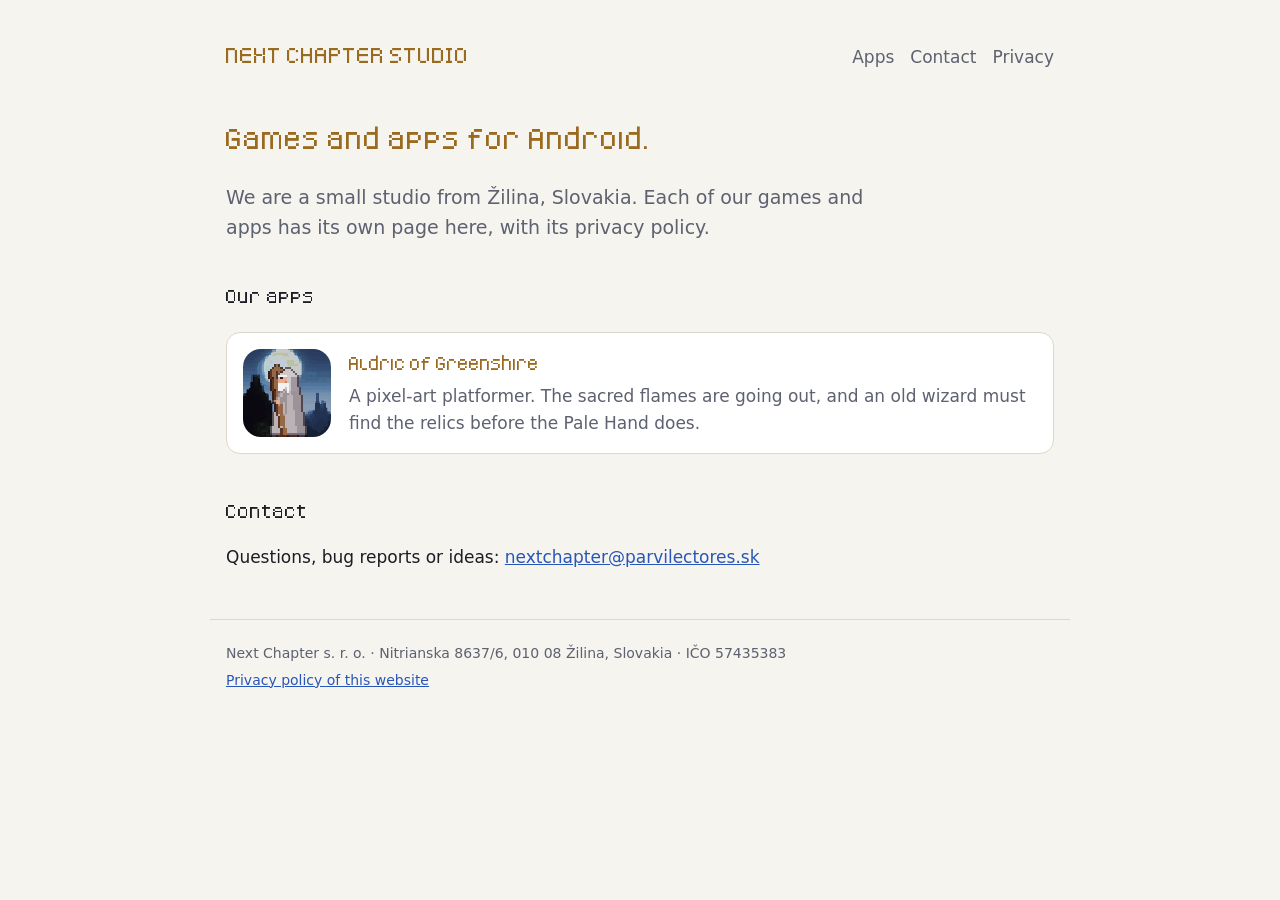
<file: index.html>
<!doctype html>
<html lang="en">
<head>
<meta charset="utf-8">
<meta name="viewport" content="width=device-width, initial-scale=1">
<title>Next Chapter Studio</title>
<meta name="description" content="Games and apps for Android by Next Chapter s. r. o., Žilina, Slovakia.">
<link rel="icon" href="aldric/icon.png">
<link rel="stylesheet" href="assets/site.css">
</head>
<body>
<header>
  <a class="brand" href="./">NEXT CHAPTER STUDIO</a>
  <nav><a href="#apps">Apps</a><a href="#contact">Contact</a><a href="privacy.html">Privacy</a></nav>
</header>
<main>
  <h1>Games and apps for Android.</h1>
  <p class="lead">We are a small studio from Žilina, Slovakia. Each of our games and apps has its own page here, with its privacy policy.</p>

  <h2 id="apps">Our apps</h2>
  <div class="apps">
    <a class="app" href="aldric/">
      <img src="aldric/icon.png" alt="Aldric of Greenshire icon">
      <div>
        <div class="name">Aldric of Greenshire</div>
        <p>A pixel-art platformer. The sacred flames are going out, and an old wizard must find the relics before the Pale Hand does.</p>
      </div>
    </a>
  </div>

  <h2 id="contact">Contact</h2>
  <p>Questions, bug reports or ideas: <a href="mailto:nextchapter@parvilectores.sk">nextchapter@parvilectores.sk</a></p>
</main>
<footer>
  <p>Next Chapter s. r. o. · Nitrianska 8637/6, 010 08 Žilina, Slovakia · IČO 57435383</p>
  <p><a href="privacy.html">Privacy policy of this website</a></p>
</footer>
</body>
</html>
</file>
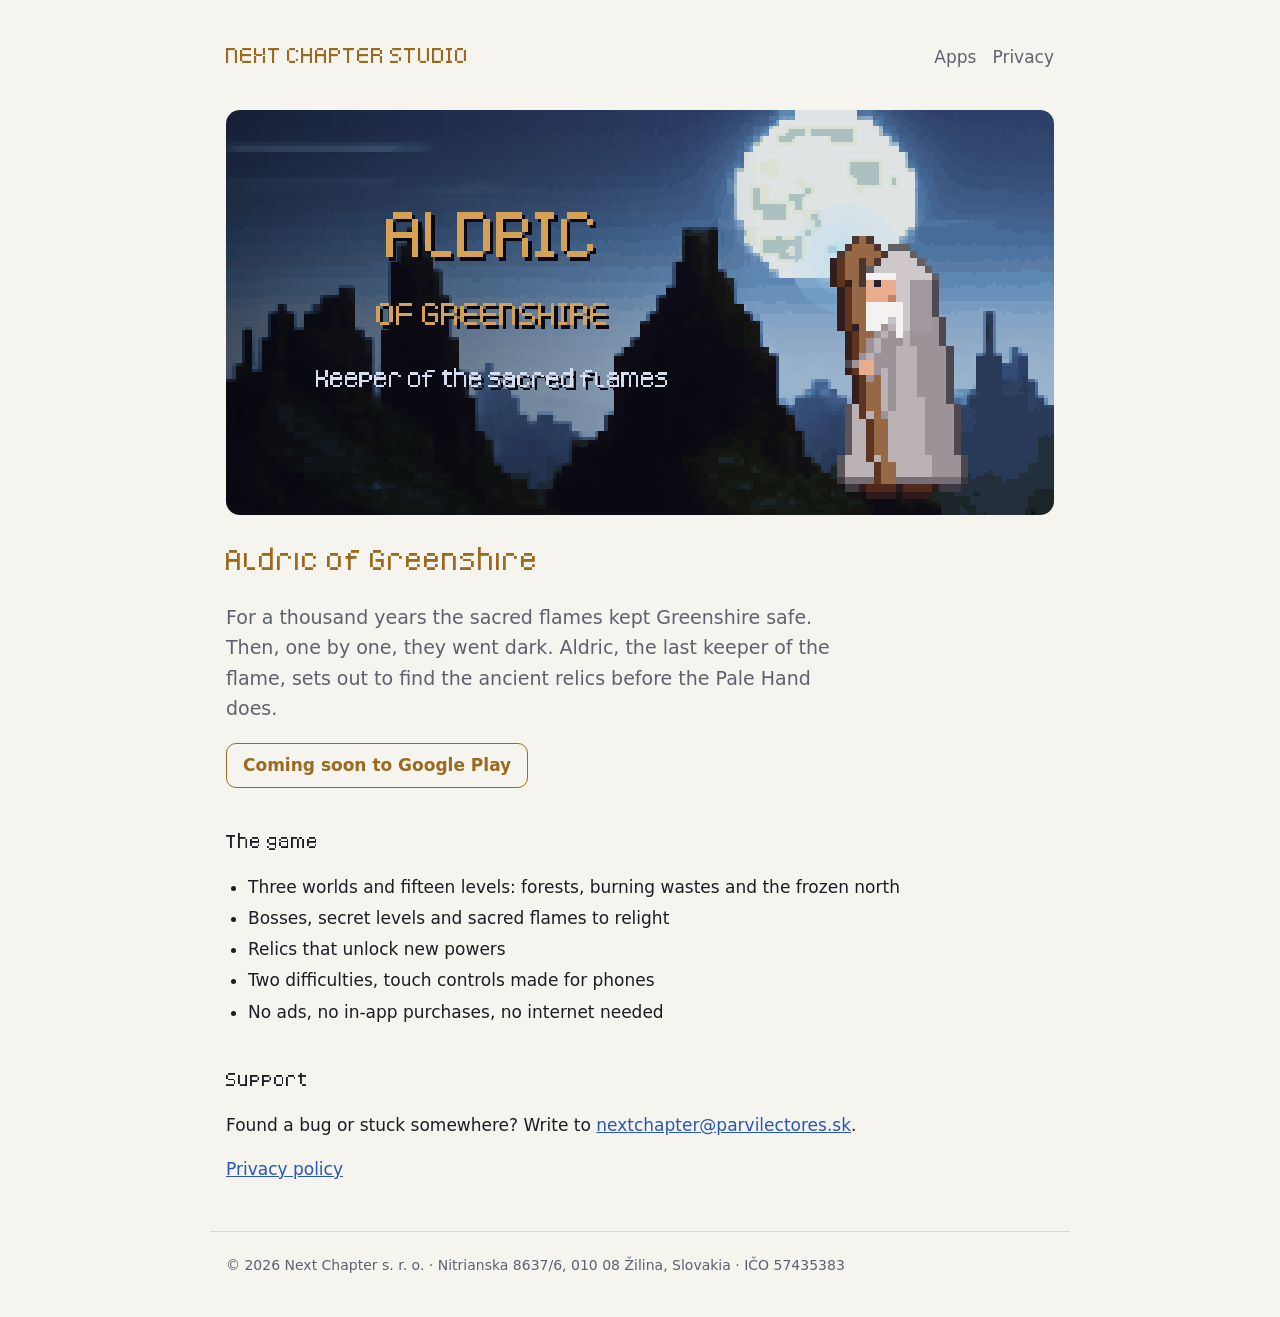
<file: aldric/index.html>
<!doctype html>
<html lang="en">
<head>
<meta charset="utf-8">
<meta name="viewport" content="width=device-width, initial-scale=1">
<title>Aldric of Greenshire</title>
<meta name="description" content="Aldric of Greenshire: a pixel-art platformer for Android by Next Chapter Studio.">
<link rel="icon" href="icon.png">
<link rel="stylesheet" href="../assets/site.css">
</head>
<body>
<header>
  <a class="brand" href="../">NEXT CHAPTER STUDIO</a>
  <nav><a href="../#apps">Apps</a><a href="privacy.html">Privacy</a></nav>
</header>
<main>
  <img class="banner" src="banner.png" alt="Aldric of Greenshire: an old wizard with a glowing staff under the moon">
  <h1>Aldric of Greenshire</h1>
  <p class="lead">For a thousand years the sacred flames kept Greenshire safe. Then, one by one, they went dark. Aldric, the last keeper of the flame, sets out to find the ancient relics before the Pale Hand does.</p>
  <p><span class="badge">Coming soon to Google Play</span></p>

  <h2>The game</h2>
  <ul>
    <li>Three worlds and fifteen levels: forests, burning wastes and the frozen north</li>
    <li>Bosses, secret levels and sacred flames to relight</li>
    <li>Relics that unlock new powers</li>
    <li>Two difficulties, touch controls made for phones</li>
    <li>No ads, no in-app purchases, no internet needed</li>
  </ul>

  <h2>Support</h2>
  <p>Found a bug or stuck somewhere? Write to <a href="mailto:nextchapter@parvilectores.sk">nextchapter@parvilectores.sk</a>.</p>
  <p><a href="privacy.html">Privacy policy</a></p>
</main>
<footer>
  <p>© 2026 Next Chapter s. r. o. · Nitrianska 8637/6, 010 08 Žilina, Slovakia · IČO 57435383</p>
</footer>
</body>
</html>
</file>
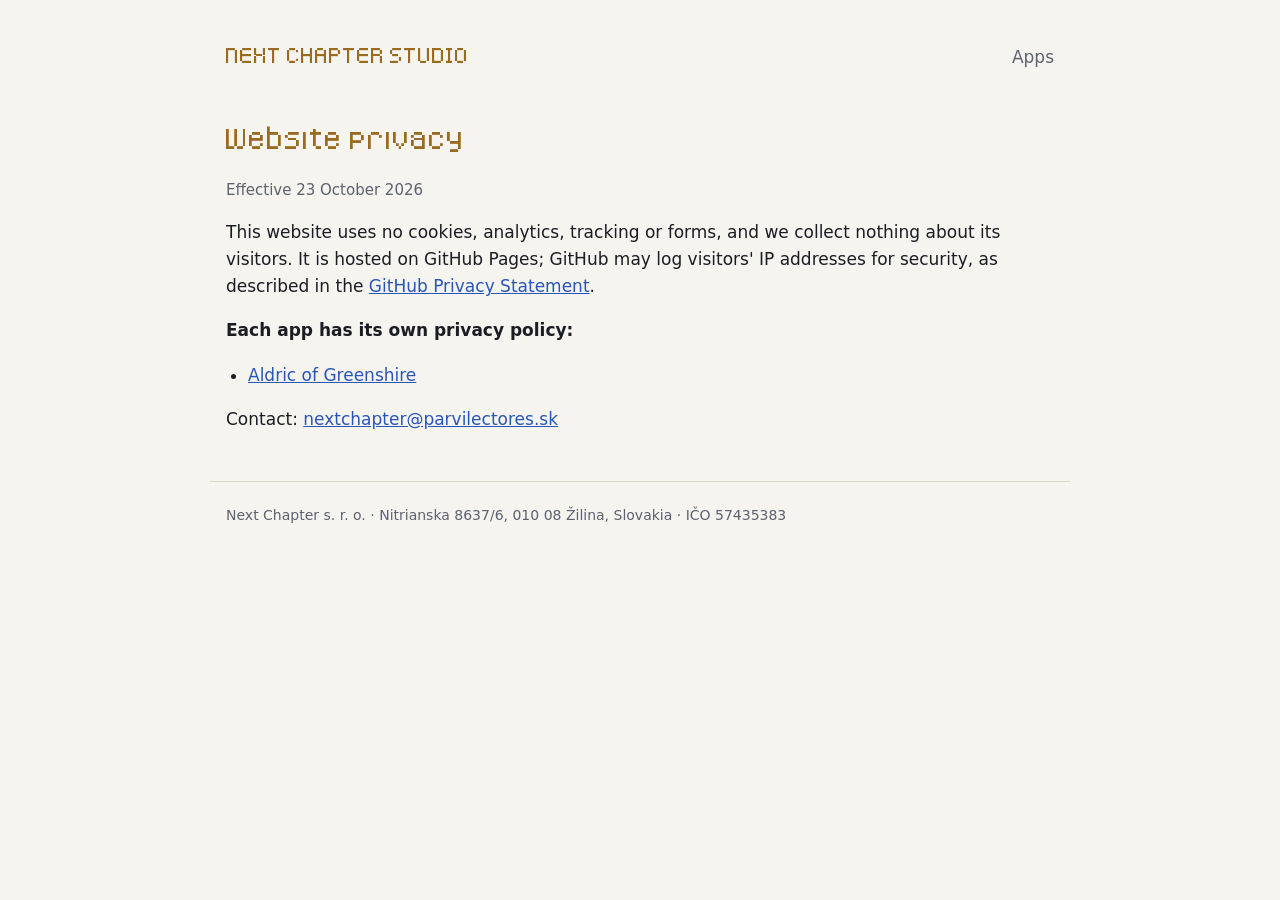
<file: privacy.html>
<!doctype html>
<html lang="en">
<head>
<meta charset="utf-8">
<meta name="viewport" content="width=device-width, initial-scale=1">
<title>Next Chapter Studio: Website Privacy</title>
<meta name="description" content="Privacy of the Next Chapter Studio website. Each app has its own privacy policy.">
<link rel="icon" href="aldric/icon.png">
<link rel="stylesheet" href="assets/site.css">
</head>
<body>
<header>
  <a class="brand" href="./">NEXT CHAPTER STUDIO</a>
  <nav><a href="./#apps">Apps</a></nav>
</header>
<main>
  <h1>Website privacy</h1>
  <p class="meta">Effective 23 October 2026</p>
  <p>This website uses no cookies, analytics, tracking or forms, and we collect nothing about its visitors. It is hosted on GitHub Pages; GitHub may log visitors' IP addresses for security, as described in the <a href="https://docs.github.com/site-policy/privacy-policies/github-general-privacy-statement">GitHub Privacy Statement</a>.</p>
  <p><strong>Each app has its own privacy policy:</strong></p>
  <ul>
    <li><a href="aldric/privacy.html">Aldric of Greenshire</a></li>
  </ul>
  <p>Contact: <a href="mailto:nextchapter@parvilectores.sk">nextchapter@parvilectores.sk</a></p>
</main>
<footer>
  <p>Next Chapter s. r. o. · Nitrianska 8637/6, 010 08 Žilina, Slovakia · IČO 57435383</p>
</footer>
</body>
</html>
</file>
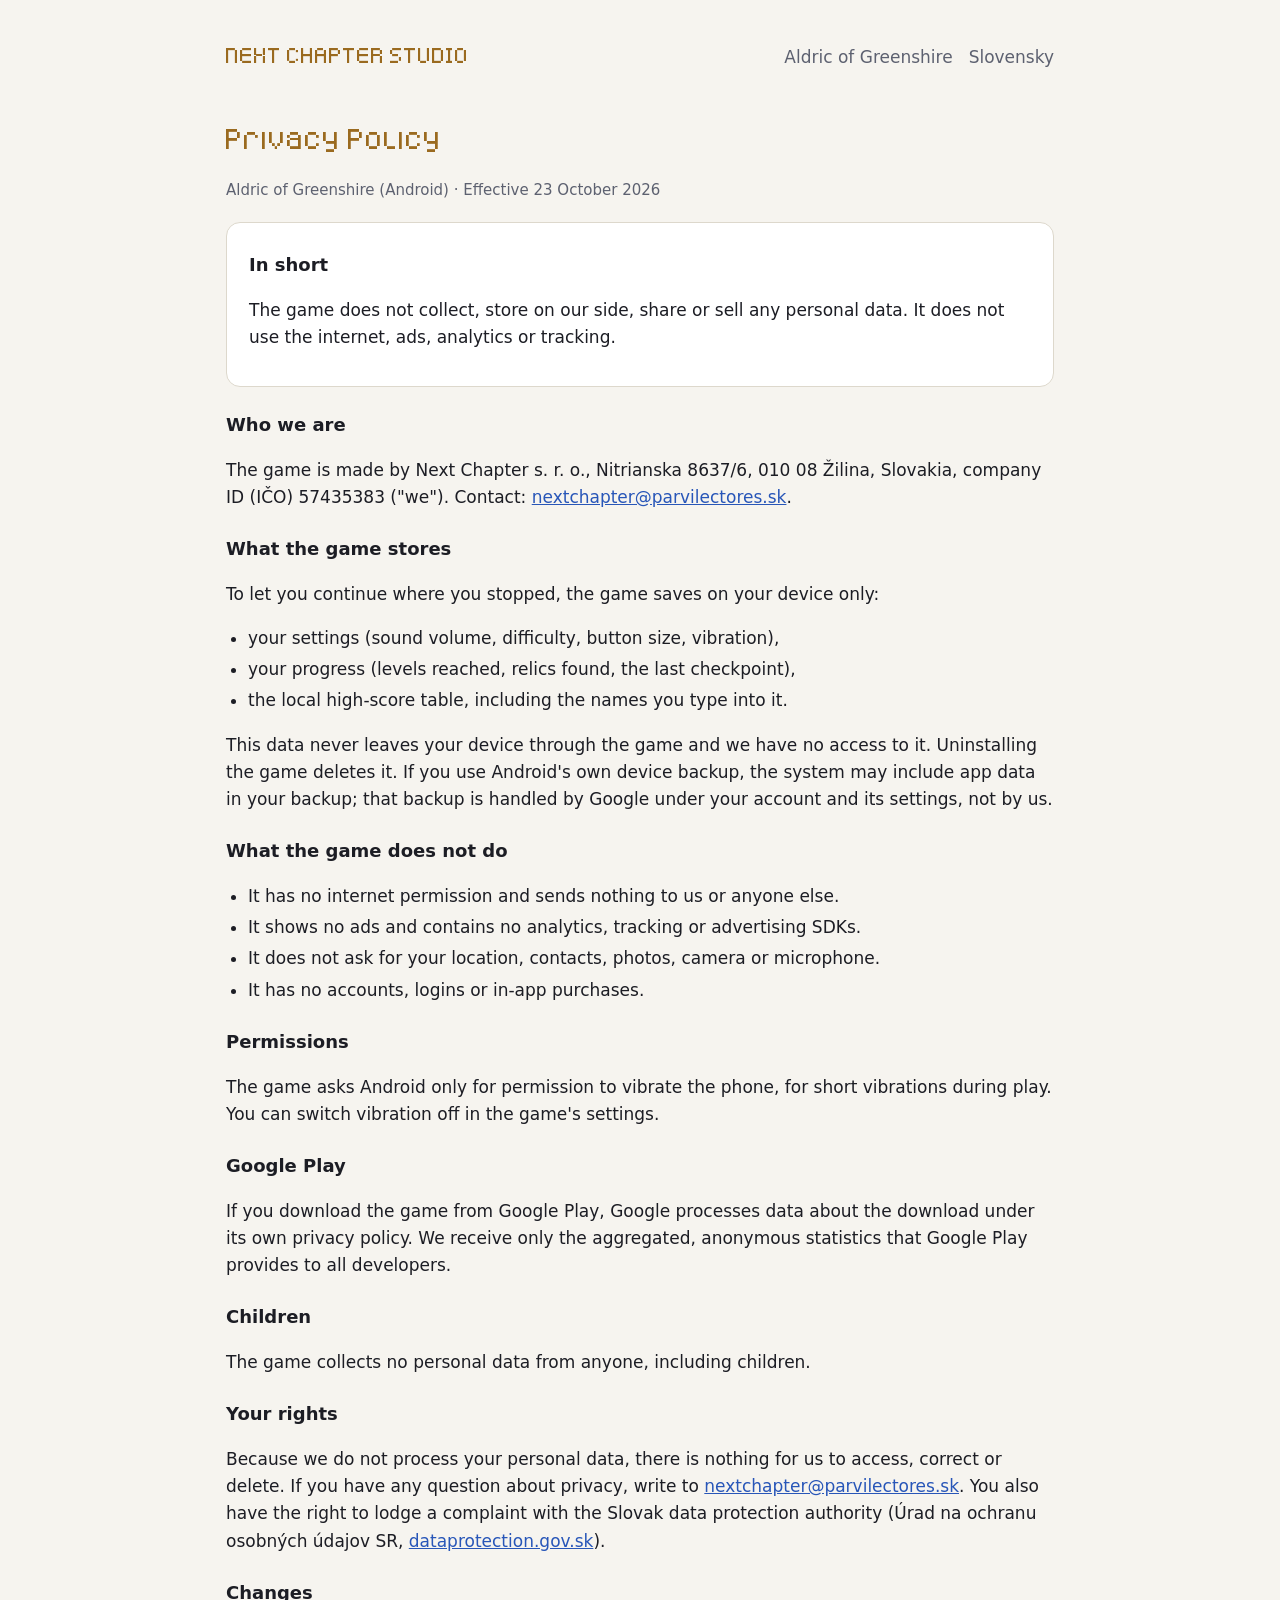
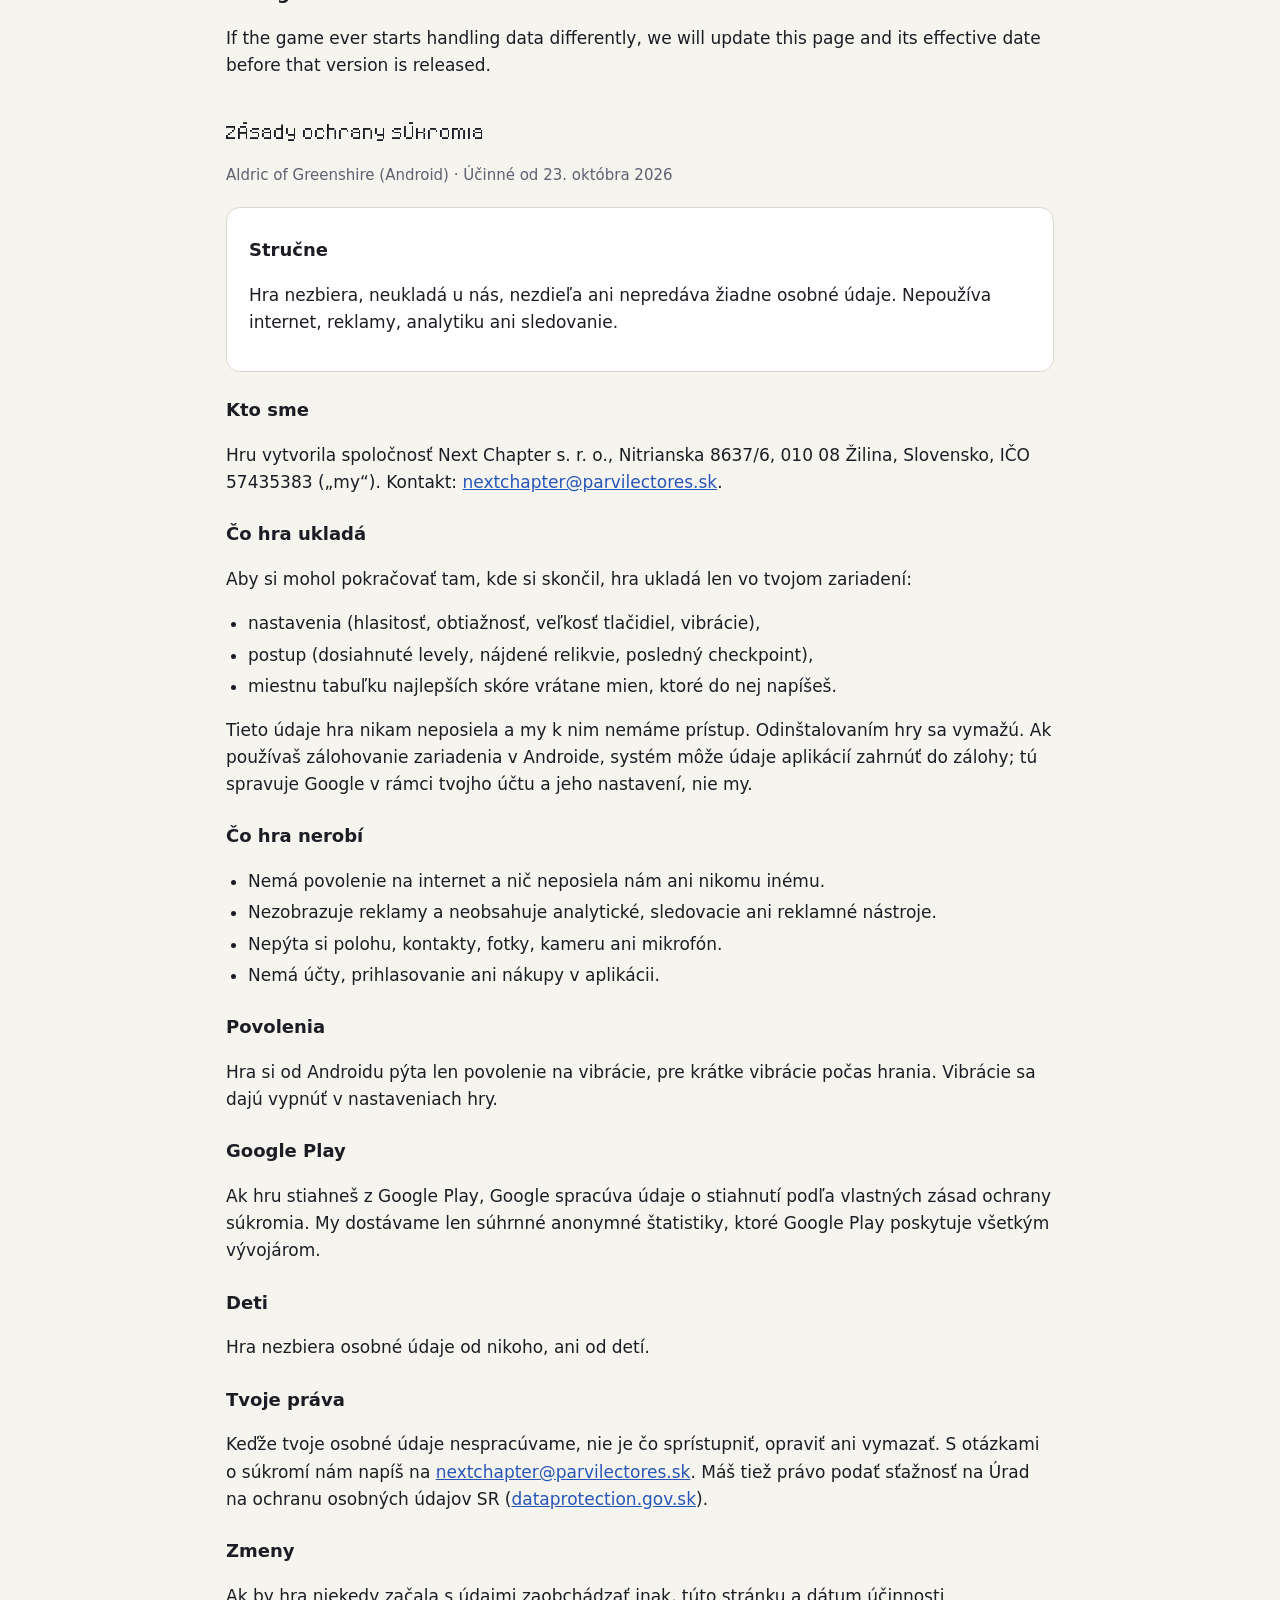
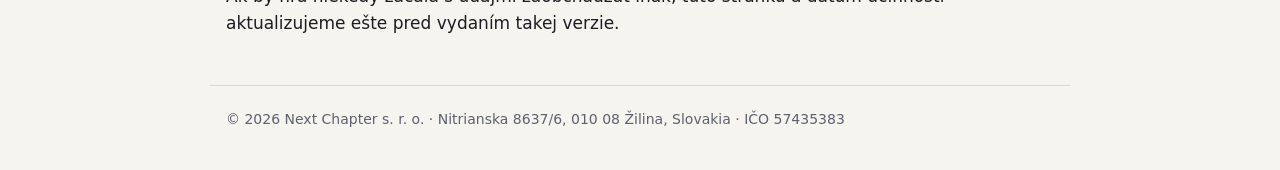
<file: aldric/privacy.html>
<!doctype html>
<html lang="en">
<head>
<meta charset="utf-8">
<meta name="viewport" content="width=device-width, initial-scale=1">
<title>Aldric of Greenshire: Privacy Policy</title>
<meta name="description" content="Privacy policy of the Android game Aldric of Greenshire. The game collects no personal data.">
<link rel="icon" href="icon.png">
<link rel="stylesheet" href="../assets/site.css">
</head>
<body>
<header>
  <a class="brand" href="../">NEXT CHAPTER STUDIO</a>
  <nav><a href="./">Aldric of Greenshire</a><a href="#sk">Slovensky</a></nav>
</header>
<main>
  <h1>Privacy Policy</h1>
  <p class="meta">Aldric of Greenshire (Android) · Effective 23 October 2026</p>

  <div class="panel">
    <h3>In short</h3>
    <p>The game does not collect, store on our side, share or sell any personal data. It does not use the internet, ads, analytics or tracking.</p>
  </div>

  <h3>Who we are</h3>
  <p>The game is made by Next Chapter s. r. o., Nitrianska 8637/6, 010 08 Žilina, Slovakia, company ID (IČO) 57435383 ("we"). Contact: <a href="mailto:nextchapter@parvilectores.sk">nextchapter@parvilectores.sk</a>.</p>

  <h3>What the game stores</h3>
  <p>To let you continue where you stopped, the game saves on your device only:</p>
  <ul>
    <li>your settings (sound volume, difficulty, button size, vibration),</li>
    <li>your progress (levels reached, relics found, the last checkpoint),</li>
    <li>the local high-score table, including the names you type into it.</li>
  </ul>
  <p>This data never leaves your device through the game and we have no access to it. Uninstalling the game deletes it. If you use Android's own device backup, the system may include app data in your backup; that backup is handled by Google under your account and its settings, not by us.</p>

  <h3>What the game does not do</h3>
  <ul>
    <li>It has no internet permission and sends nothing to us or anyone else.</li>
    <li>It shows no ads and contains no analytics, tracking or advertising SDKs.</li>
    <li>It does not ask for your location, contacts, photos, camera or microphone.</li>
    <li>It has no accounts, logins or in-app purchases.</li>
  </ul>

  <h3>Permissions</h3>
  <p>The game asks Android only for permission to vibrate the phone, for short vibrations during play. You can switch vibration off in the game's settings.</p>

  <h3>Google Play</h3>
  <p>If you download the game from Google Play, Google processes data about the download under its own privacy policy. We receive only the aggregated, anonymous statistics that Google Play provides to all developers.</p>

  <h3>Children</h3>
  <p>The game collects no personal data from anyone, including children.</p>

  <h3>Your rights</h3>
  <p>Because we do not process your personal data, there is nothing for us to access, correct or delete. If you have any question about privacy, write to <a href="mailto:nextchapter@parvilectores.sk">nextchapter@parvilectores.sk</a>. You also have the right to lodge a complaint with the Slovak data protection authority (Úrad na ochranu osobných údajov SR, <a href="https://dataprotection.gov.sk">dataprotection.gov.sk</a>).</p>

  <h3>Changes</h3>
  <p>If the game ever starts handling data differently, we will update this page and its effective date before that version is released.</p>

  <h2 id="sk" lang="sk">Zásady ochrany súkromia</h2>
  <div lang="sk">
  <p class="meta">Aldric of Greenshire (Android) · Účinné od 23. októbra 2026</p>

  <div class="panel">
    <h3>Stručne</h3>
    <p>Hra nezbiera, neukladá u nás, nezdieľa ani nepredáva žiadne osobné údaje. Nepoužíva internet, reklamy, analytiku ani sledovanie.</p>
  </div>

  <h3>Kto sme</h3>
  <p>Hru vytvorila spoločnosť Next Chapter s. r. o., Nitrianska 8637/6, 010 08 Žilina, Slovensko, IČO 57435383 („my“). Kontakt: <a href="mailto:nextchapter@parvilectores.sk">nextchapter@parvilectores.sk</a>.</p>

  <h3>Čo hra ukladá</h3>
  <p>Aby si mohol pokračovať tam, kde si skončil, hra ukladá len vo tvojom zariadení:</p>
  <ul>
    <li>nastavenia (hlasitosť, obtiažnosť, veľkosť tlačidiel, vibrácie),</li>
    <li>postup (dosiahnuté levely, nájdené relikvie, posledný checkpoint),</li>
    <li>miestnu tabuľku najlepších skóre vrátane mien, ktoré do nej napíšeš.</li>
  </ul>
  <p>Tieto údaje hra nikam neposiela a my k nim nemáme prístup. Odinštalovaním hry sa vymažú. Ak používaš zálohovanie zariadenia v Androide, systém môže údaje aplikácií zahrnúť do zálohy; tú spravuje Google v rámci tvojho účtu a jeho nastavení, nie my.</p>

  <h3>Čo hra nerobí</h3>
  <ul>
    <li>Nemá povolenie na internet a nič neposiela nám ani nikomu inému.</li>
    <li>Nezobrazuje reklamy a neobsahuje analytické, sledovacie ani reklamné nástroje.</li>
    <li>Nepýta si polohu, kontakty, fotky, kameru ani mikrofón.</li>
    <li>Nemá účty, prihlasovanie ani nákupy v aplikácii.</li>
  </ul>

  <h3>Povolenia</h3>
  <p>Hra si od Androidu pýta len povolenie na vibrácie, pre krátke vibrácie počas hrania. Vibrácie sa dajú vypnúť v nastaveniach hry.</p>

  <h3>Google Play</h3>
  <p>Ak hru stiahneš z Google Play, Google spracúva údaje o stiahnutí podľa vlastných zásad ochrany súkromia. My dostávame len súhrnné anonymné štatistiky, ktoré Google Play poskytuje všetkým vývojárom.</p>

  <h3>Deti</h3>
  <p>Hra nezbiera osobné údaje od nikoho, ani od detí.</p>

  <h3>Tvoje práva</h3>
  <p>Keďže tvoje osobné údaje nespracúvame, nie je čo sprístupniť, opraviť ani vymazať. S otázkami o súkromí nám napíš na <a href="mailto:nextchapter@parvilectores.sk">nextchapter@parvilectores.sk</a>. Máš tiež právo podať sťažnosť na Úrad na ochranu osobných údajov SR (<a href="https://dataprotection.gov.sk">dataprotection.gov.sk</a>).</p>

  <h3>Zmeny</h3>
  <p>Ak by hra niekedy začala s údajmi zaobchádzať inak, túto stránku a dátum účinnosti aktualizujeme ešte pred vydaním takej verzie.</p>
  </div>
</main>
<footer>
  <p>© 2026 Next Chapter s. r. o. · Nitrianska 8637/6, 010 08 Žilina, Slovakia · IČO 57435383</p>
</footer>
</body>
</html>
</file>
<file: assets/site.css>
/* Next Chapter Studio: one stylesheet for every page. */
@font-face { font-family: "Pixel"; src: url("pixel.ttf") format("truetype"); font-display: swap; }

:root {
  --bg: #0d0f1a;
  --panel: #161a2b;
  --line: #2a3150;
  --text: #e8eaf2;
  --dim: #9aa3c0;
  --gold: #d4a155;
  --link: #8fb8ff;
}
@media (prefers-color-scheme: light) {
  :root { --bg: #f6f4ef; --panel: #ffffff; --line: #ddd8cc; --text: #1c1d24; --dim: #5d6170; --gold: #9a6a1f; --link: #2856b8; }
}

* { box-sizing: border-box; }
body {
  margin: 0; background: var(--bg); color: var(--text);
  font: 17px/1.6 system-ui, -apple-system, "Segoe UI", Roboto, sans-serif;
}
a { color: var(--link); }
main, header, footer { max-width: 860px; margin: 0 auto; padding: 0 16px; }

header { display: flex; align-items: baseline; justify-content: space-between; gap: 12px; padding-top: 28px; padding-bottom: 20px; flex-wrap: wrap; }
.brand { font-family: "Pixel", monospace; font-size: 34px; color: var(--gold); text-decoration: none; letter-spacing: 1px; }
nav a { margin-left: 16px; color: var(--dim); text-decoration: none; }
nav a:hover { color: var(--text); }

h1, h2 { font-family: "Pixel", monospace; font-weight: normal; letter-spacing: 1px; line-height: 1.1; }
h1 { font-size: 44px; color: var(--gold); margin: 12px 0; }
h2 { font-size: 30px; margin: 36px 0 8px; }
h3 { margin: 24px 0 4px; font-size: 18px; }
.lead { font-size: 19px; color: var(--dim); max-width: 640px; }

.apps { display: grid; gap: 16px; margin: 20px 0 40px; }
.app { display: flex; gap: 18px; align-items: center; background: var(--panel); border: 1px solid var(--line); border-radius: 14px; padding: 16px; text-decoration: none; color: inherit; }
.app:hover { border-color: var(--gold); }
.app img { width: 88px; height: 88px; border-radius: 18px; image-rendering: pixelated; flex: none; }
.app .name { font-family: "Pixel", monospace; font-size: 28px; color: var(--gold); line-height: 1; }
.app p { margin: 6px 0 0; color: var(--dim); }

.banner { width: 100%; border-radius: 14px; image-rendering: pixelated; display: block; margin: 8px 0 20px; }
.badge { display: inline-block; padding: 8px 16px; border-radius: 10px; border: 1px solid var(--gold); color: var(--gold); text-decoration: none; font-weight: 600; }
.panel { background: var(--panel); border: 1px solid var(--line); border-radius: 14px; padding: 4px 22px 18px; margin: 20px 0; }
.meta { color: var(--dim); font-size: 15px; }
ul { padding-left: 22px; }
li { margin: 4px 0; }

footer { color: var(--dim); font-size: 14px; border-top: 1px solid var(--line); margin-top: 48px; padding-top: 18px; padding-bottom: 36px; }
footer p { margin: 4px 0; }

@media (max-width: 520px) {
  h1 { font-size: 36px; }
  .app { align-items: flex-start; }
  .app img { width: 64px; height: 64px; border-radius: 14px; }
  nav a { margin: 0 14px 0 0; }
}
</file>
